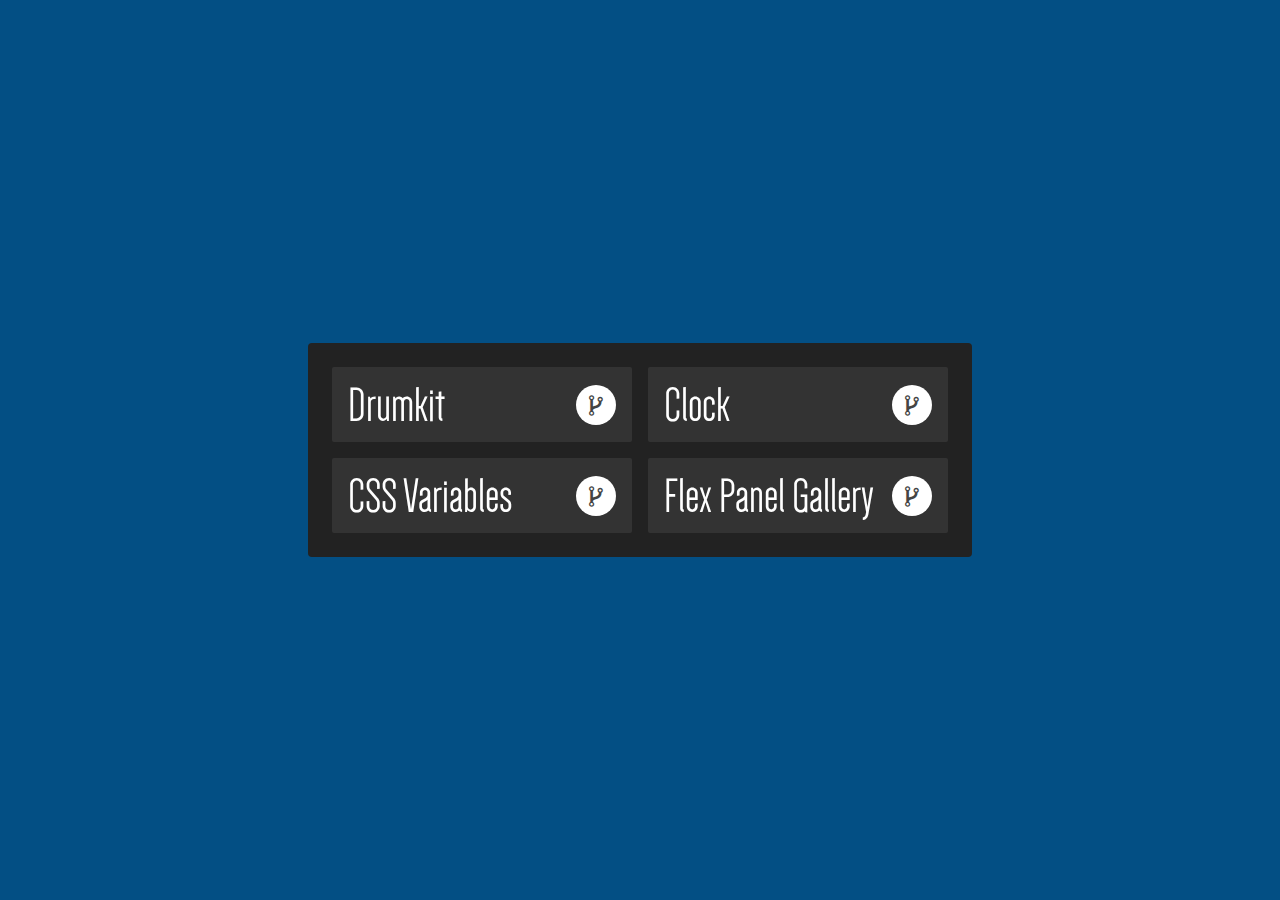
<file: index.html>
<!DOCTYPE html>
<html>
  <head>
    <meta charset="utf-8">
    <title></title>
    <link rel="stylesheet" href="https://cdnjs.cloudflare.com/ajax/libs/font-awesome/4.7.0/css/font-awesome.min.css">
    <link rel="stylesheet" href="./style.css">
  </head>
  <body>
    <div class="main-wrap">
      <div class="wrap-row">
        <div class="project-wrap">
          <a class="site-link" href="./01_JSDrumKit/index.html">Drumkit</a>
          <a class="fa fa-code-fork code-link" target="_blank" href="https://github.com/JWLD/javascript30/tree/master/01_JSDrumKit"></a>
        </div>

        <div class="project-wrap">
          <a class="site-link" href="./02_Clock/index.html">Clock</a>
          <a class="fa fa-code-fork code-link" target="_blank" href="https://github.com/JWLD/javascript30/tree/master/02_Clock"></a>
        </div>
      </div>

      <div class="wrap-row">
        <div class="project-wrap">
          <a class="site-link" href="./03_CSSVariables/index.html">CSS Variables</a>
          <a class="fa fa-code-fork code-link" target="_blank" href="https://github.com/JWLD/javascript30/tree/master/03_CSSVariables"></a>
        </div>

        <div class="project-wrap">
          <a class="site-link" href="./05_FlexPanelGallery/index.html">Flex Panel Gallery</a>
          <a class="fa fa-code-fork code-link" target="_blank" href="https://github.com/JWLD/javascript30/tree/master/05_FlexPanelGallery"></a>
        </div>
      </div>
    </div>
  </body>
</html>
</file>
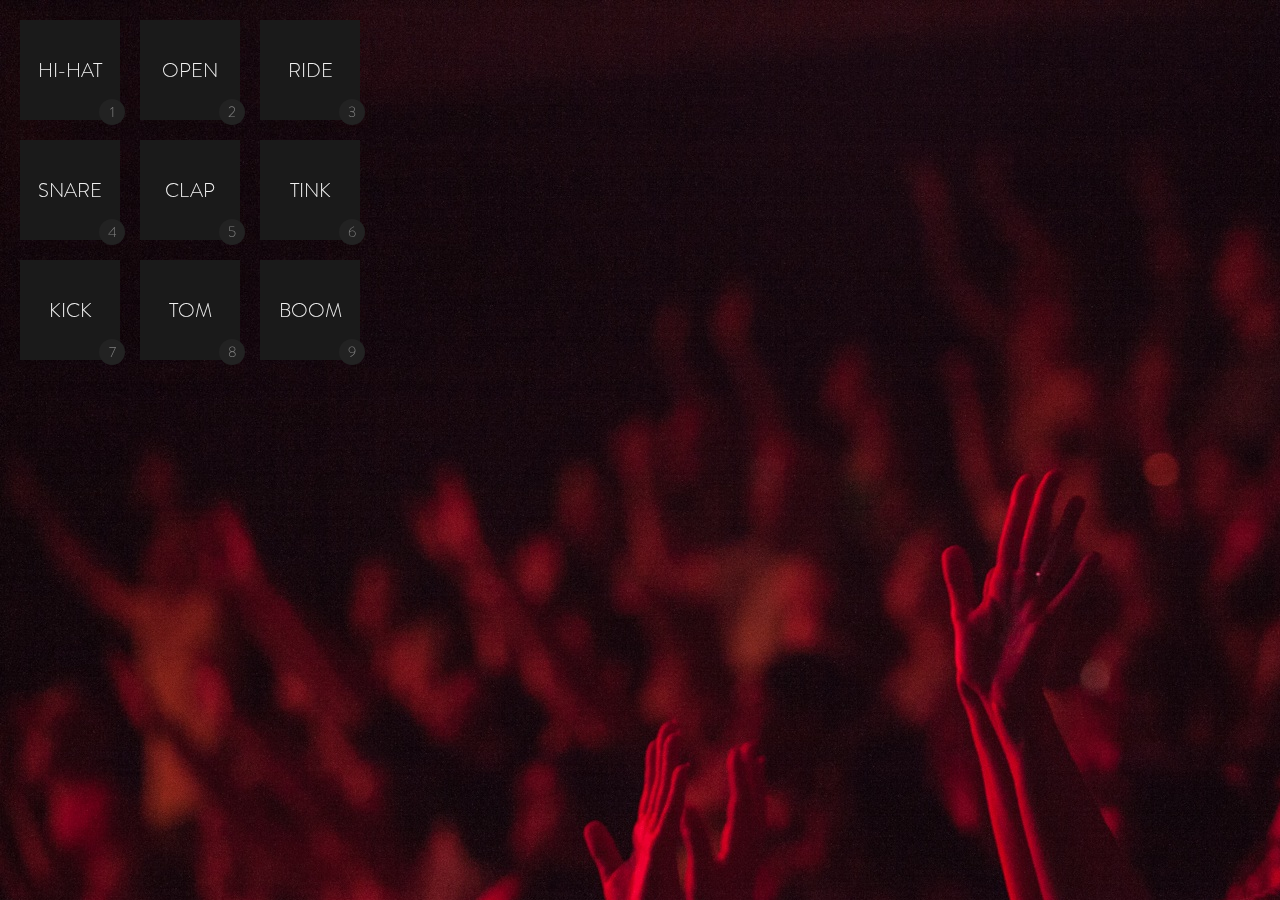
<file: 01_JSDrumKit/index.html>
<!DOCTYPE html>

<head>
    <title>JavaScript Drum Kit</title>
    <link rel="stylesheet" href="style.css">
</head>

<body>
    <div id="drumWrap">
        <div>
            <div data-key="49" class="drum">hi-hat<kbd>1</kbd></div>
            <div data-key="50" class="drum">open<kbd>2</kbd></div>
            <div data-key="51" class="drum">ride<kbd>3</kbd></div>
        </div>
        <div>
            <div data-key="52" class="drum">snare<kbd>4</kbd></div>
            <div data-key="53" class="drum">clap<kbd>5</kbd></div>
            <div data-key="54" class="drum">tink<kbd>6</kbd></div>
        </div>
        <div>
            <div data-key="55" class="drum">kick<kbd>7</kbd></div>
            <div data-key="56" class="drum">tom<kbd>8</kbd></div>
            <div data-key="57" class="drum">boom<kbd>9</kbd></div>
        </div>
    </div>
</body>

<audio data-key="49" src="sounds/hihat.wav"></audio>
<audio data-key="50" src="sounds/openhat.wav"></audio>
<audio data-key="51" src="sounds/ride.wav"></audio>
<audio data-key="52" src="sounds/snare.wav"></audio>
<audio data-key="53" src="sounds/clap.wav"></audio>
<audio data-key="54" src="sounds/tink.wav"></audio>
<audio data-key="55" src="sounds/kick.wav"></audio>
<audio data-key="56" src="sounds/tom.wav"></audio>
<audio data-key="57" src="sounds/boom.wav"></audio>

<script>
    function playSound(e) {
        // select relevant elements using template literals
        const audio = document.querySelector(`audio[data-key="${e.keyCode}"]`);
        const drum = document.querySelector(`.drum[data-key="${e.keyCode}"]`);

        // play audio
        if (!audio) return;
        audio.currentTime = 0;
        audio.play();

        // add css class to drum
        drum.classList.add('playing');
    }

    // remove class from drum
    function removeClass(e) {
        if (e.propertyName !== 'transform') return;
        this.classList.remove('playing');
    }

    // keydown event listener
    window.addEventListener('keydown', playSound);

    // end of transition event listener
    const drums = document.querySelectorAll('.drum');
    drums.forEach(key => key.addEventListener('transitionend', removeClass));
</script>
</file>
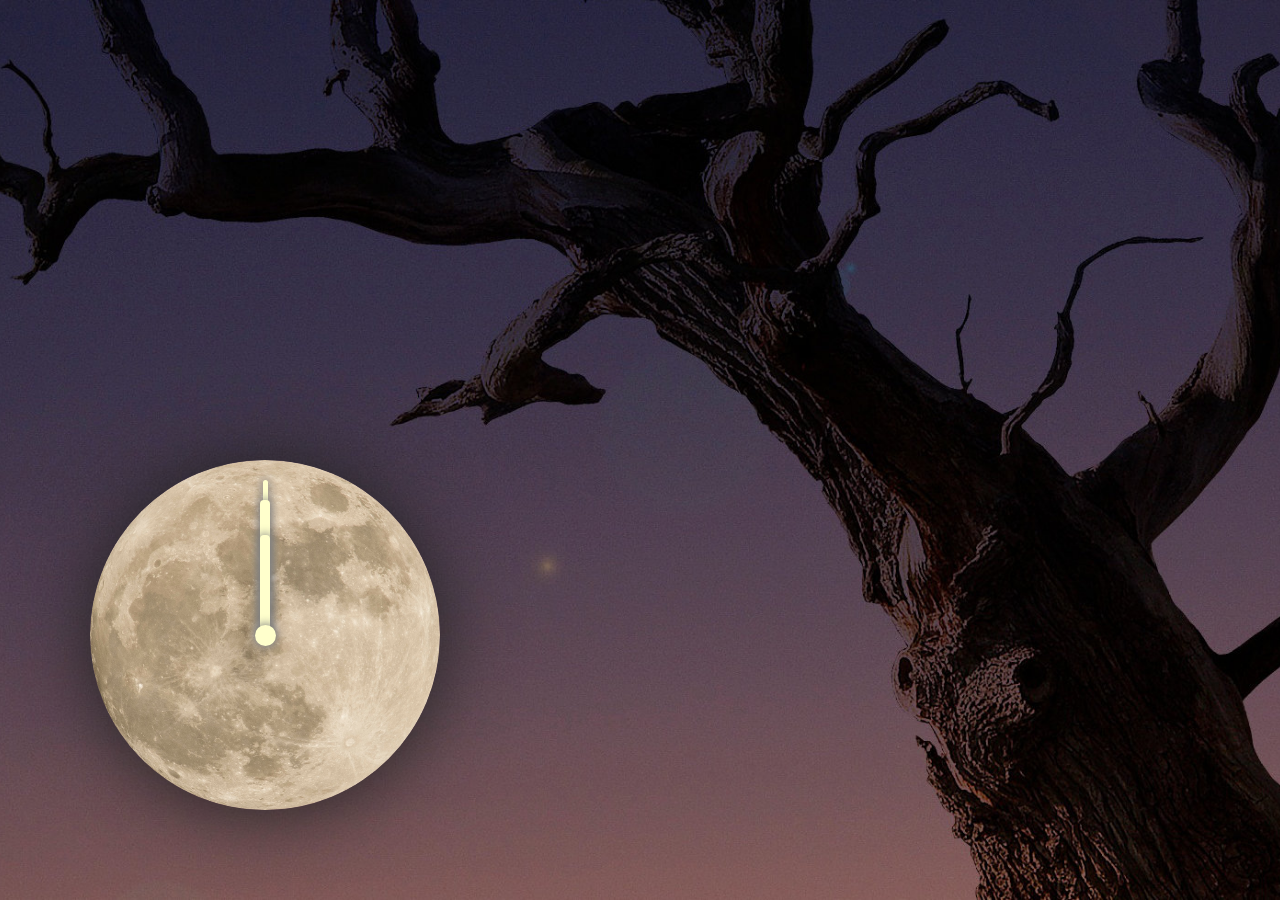
<file: 02_Clock/index.html>
<!DOCTYPE html>

<head>
    <title>CSS + JS Clock</title>
    <link rel="stylesheet" href="style.css">
</head>

<body>
    <div id="clockFace">
        <div class="hand seconds"></div>
        <div class="hand minutes"></div>
        <div class="hand hours"></div>
        <div id="pivotPoint"></div>
    </div>
</body>

<script>
    const secondHand = document.querySelector('.hand.seconds');
    const minuteHand = document.querySelector('.hand.minutes');
    const hourHand = document.querySelector('.hand.hours');

    function setTime() {
        const now = new Date();

        // set second hand
        const seconds = now.getSeconds();
        const secondsDegrees = ((seconds / 60) * 360) + 90;
        secondHand.style.transform = `rotate(${secondsDegrees}deg)`;

        // set minute hand
        const minutes = now.getMinutes();
        const minutesDegrees = ((minutes / 60) * 360) + 90;
        minuteHand.style.transform = `rotate(${minutesDegrees}deg)`;

        // set minute hand
        const hours = now.getHours();
        const hoursDegrees = ((hours / 12) * 360) + 90;
        hourHand.style.transform = `rotate(${hoursDegrees}deg)`;
    }

    // run every second
    setInterval(setTime, 1000);
</script>
</file>
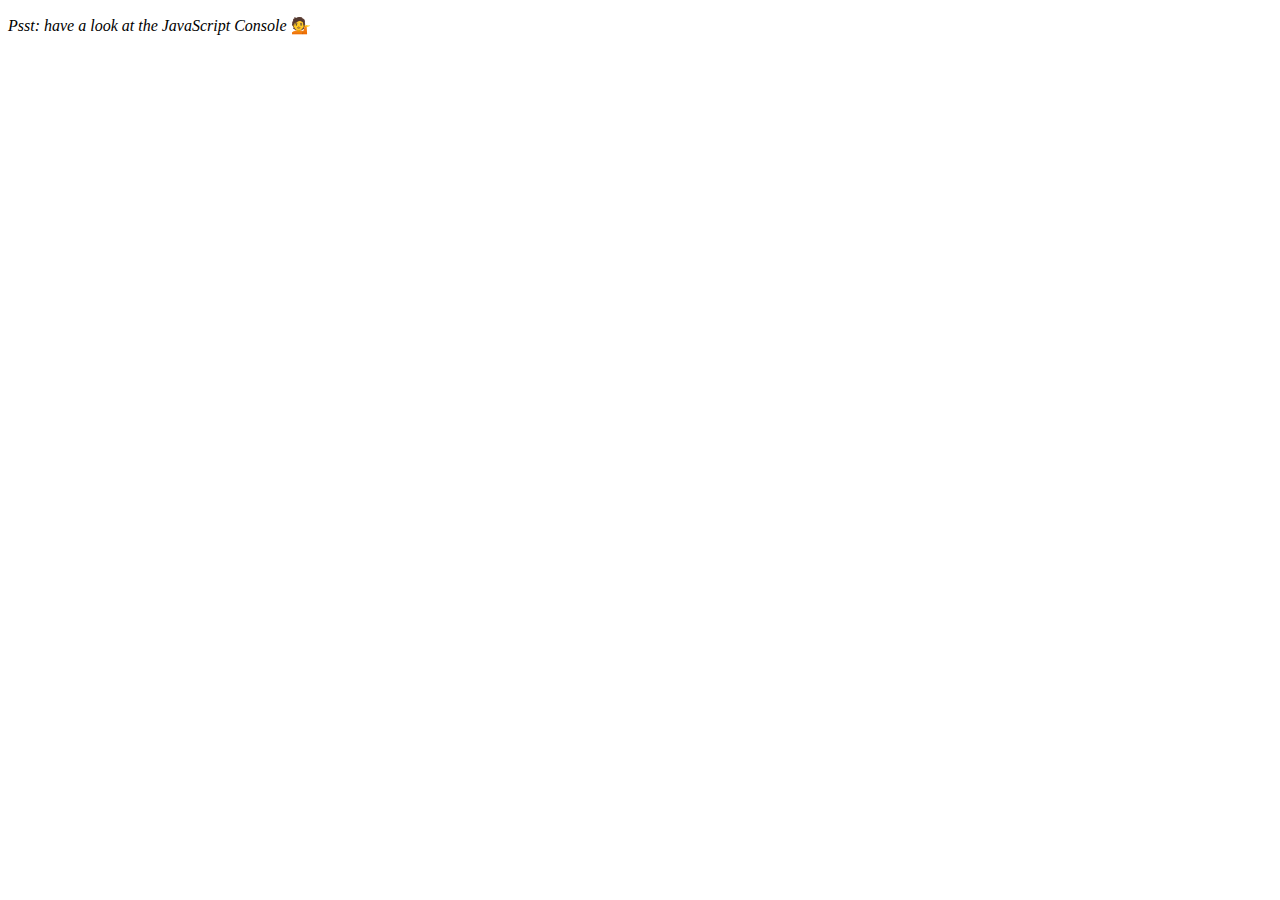
<file: 04_ArrayCardioDay1/index.html>
<!DOCTYPE html>
<html lang="en">
<head>
  <meta charset="UTF-8">
  <title>Array Cardio 💪</title>
</head>
<body>
  <p><em>Psst: have a look at the JavaScript Console</em> 💁</p>
  <script>
    // Get your shorts on - this is an array workout!
    // ## Array Cardio Day 1

    // Some data we can work with

    const inventors = [
      { first: 'Albert', last: 'Einstein', year: 1879, passed: 1955 },
      { first: 'Isaac', last: 'Newton', year: 1643, passed: 1727 },
      { first: 'Galileo', last: 'Galilei', year: 1564, passed: 1642 },
      { first: 'Marie', last: 'Curie', year: 1867, passed: 1934 },
      { first: 'Johannes', last: 'Kepler', year: 1571, passed: 1630 },
      { first: 'Nicolaus', last: 'Copernicus', year: 1473, passed: 1543 },
      { first: 'Max', last: 'Planck', year: 1858, passed: 1947 },
      { first: 'Katherine', last: 'Blodgett', year: 1898, passed: 1979 },
      { first: 'Ada', last: 'Lovelace', year: 1815, passed: 1852 },
      { first: 'Sarah E.', last: 'Goode', year: 1855, passed: 1905 },
      { first: 'Lise', last: 'Meitner', year: 1878, passed: 1968 },
      { first: 'Hanna', last: 'Hammarström', year: 1829, passed: 1909 }
    ];

    const people = ['Beck, Glenn', 'Becker, Carl', 'Beckett, Samuel', 'Beddoes, Mick', 'Beecher, Henry', 'Beethoven, Ludwig', 'Begin, Menachem', 'Belloc, Hilaire', 'Bellow, Saul', 'Benchley, Robert', 'Benenson, Peter', 'Ben-Gurion, David', 'Benjamin, Walter', 'Benn, Tony', 'Bennington, Chester', 'Benson, Leana', 'Bent, Silas', 'Bentsen, Lloyd', 'Berger, Ric', 'Bergman, Ingmar', 'Berio, Luciano', 'Berle, Milton', 'Berlin, Irving', 'Berne, Eric', 'Bernhard, Sandra', 'Berra, Yogi', 'Berry, Halle', 'Berry, Wendell', 'Bethea, Erin', 'Bevan, Aneurin', 'Bevel, Ken', 'Biden, Joseph', 'Bierce, Ambrose', 'Biko, Steve', 'Billings, Josh', 'Biondo, Frank', 'Birrell, Augustine', 'Black, Elk', 'Blair, Robert', 'Blair, Tony', 'Blake, William'];

    // Array.prototype.filter()
    // 1. Filter the list of inventors for those who were born in the 1500's
    const fifteen = inventors.filter(inventor => inventor.year >= 1500 && inventor.year < 1600);
    console.table(fifteen);

    // Array.prototype.map()
    // 2. Give us an array of the inventors' first and last names
    const fullNames = inventors.map(inventor => `${inventor.first} ${inventor.last}`);
    console.log(fullNames);

    // Array.prototype.sort()
    // 3. Sort the inventors by birthdate, oldest to youngest
    const ordered = inventors.sort((a, b) => a.year > b.year ? 1 : -1);
    console.table(ordered);

    // Array.prototype.reduce()
    // 4. How many years did all the inventors live?
    const totalYears = inventors.reduce((total, inventor) => {
      return total + inventor.passed - inventor.year;
    }, 0);
    console.log(totalYears);

    // 5. Sort the inventors by years lived
    const oldest = inventors.sort((a, b) => {
      const lastGuy = a.passed - a.year;
      const nextGuy = b.passed - b.year;
      return lastGuy > nextGuy ? -1 : 1;
    });
    console.table(oldest);

    // 6. create a list of Boulevards in Paris that contain 'de' anywhere in the name
    // https://en.wikipedia.org/wiki/Category:Boulevards_in_Paris
    // const links = Array.from(document.querySelectorAll('.mw-category a'));
    // const de = links
    //   .map(link => link.textContent)
    //   .filter(streetName => streetName.includes('de'));

    // 7. sort Exercise
    // Sort the people alphabetically by last name
    const alpha = people.sort((lastOne, nextOne) => {
      const [aLast, aFirst] = lastOne.split(', ');
      const [bLast, bFirst] = nextOne.split(', ');
      return aLast > bLast ? 1 : -1;
    });
    console.log(alpha);

    // 8. Reduce Exercise
    // Sum up the instances of each of these
    const data = ['car', 'car', 'truck', 'truck', 'bike', 'walk', 'car', 'van', 'bike', 'walk', 'car', 'van', 'car', 'truck' ];

    const transportation = data.reduce((obj, item) => {
      if (!obj[item]) {
        obj[item] = 0;
      }
      obj[item]++;
      return obj;
    }, {});
    console.log(transportation);

  </script>
</body>
</html>
</file>
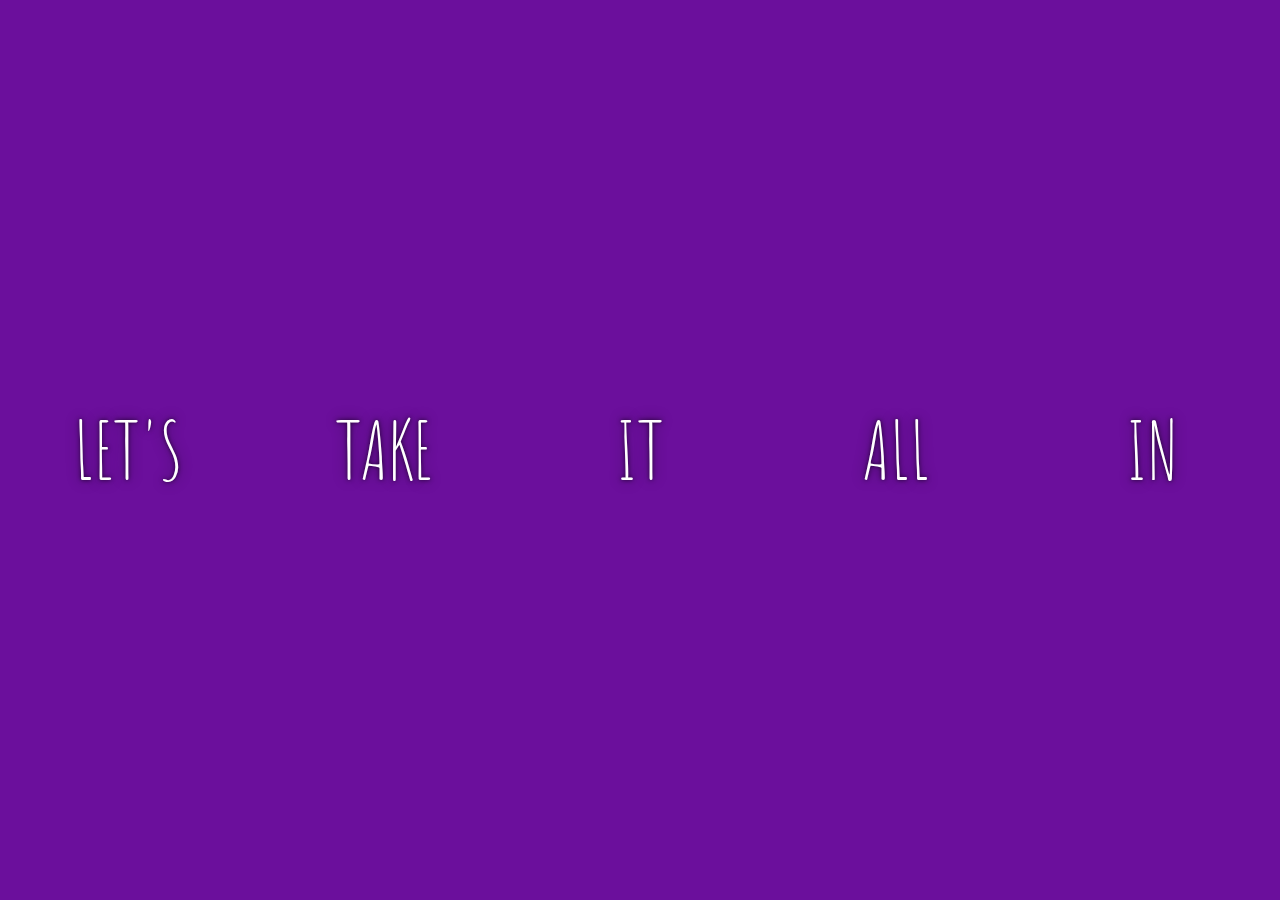
<file: 05_FlexPanelGallery/index.html>
<!DOCTYPE html>

<html lang="en">

<head>
  <meta charset="UTF-8">
  <title>Flex Panels 💪</title>
  <link href="https://fonts.googleapis.com/css?family=Amatic+SC" rel="stylesheet" type="text/css">
  <link rel="stylesheet" href="./style.css">
</head>

<body>
  <div class="panels">
    <div class="panel panel1">
      <p>Hey</p>
      <p>Let's</p>
      <p>Dance</p>
    </div>
    <div class="panel panel2">
      <p>Give</p>
      <p>Take</p>
      <p>Receive</p>
    </div>
    <div class="panel panel3">
      <p>Experience</p>
      <p>It</p>
      <p>Today</p>
    </div>
    <div class="panel panel4">
      <p>Give</p>
      <p>All</p>
      <p>You Can</p>
    </div>
    <div class="panel panel5">
      <p>Life</p>
      <p>In</p>
      <p>Motion</p>
    </div>
  </div>
</body>

<script>
  const panels = document.querySelectorAll('.panel');

  function toggleOpen() {
    this.classList.toggle('open');
  }

  function toggleActive(e) {
    if (e.propertyName.includes('flex')) {
      this.classList.toggle('open-active');
    }
  }

  panels.forEach(panel => panel.addEventListener('click', toggleOpen));
  panels.forEach(panel => panel.addEventListener('transitionend', toggleActive));
</script>

</html>
</file>
<file: style.css>
body, div, a, span, .code-link {
  border: 0;
  margin: 0;
  padding: 0;
  box-sizing: border-box;
  display: flex;
  justify-content: center;
  align-items: center;
}

a {
  text-decoration: none;
}

a:hover {
  cursor: pointer;
}

body {
  background-color: #034f84;
  min-height: 100vh;
  padding: 32px;
}

.main-wrap {
  background-color: #222;
  padding: 16px;
  border-radius: 4px;
  flex-wrap: wrap;
  flex-direction: column;
}

.project-wrap {
  position: relative;
  margin: 8px;
}

.site-link {
  color: white;
  font: 50px Dense;
  padding: 16px;
  width: 300px;
  height: 75px;
  background-color: #333;
  border-radius: 2px;
  justify-content: flex-start;
}

.site-link:hover {
  background-color: #444;
}

.code-link {
  color: #444;
  position: absolute;
  right: 16px;
  font-size: 24px;
  background-color: white;
  height: 40px;
  width: 40px;
  border-radius: 100%;
}

.code-link:hover {
  color: tomato;
}

span {
  position: absolute;
  top: -4px;
  left: -4px;
  background-color: #444;
  width: 35px;
  height: 35px;
  border-radius: 100%;
  font-size: 24px;
}

@font-face {
  font-family: 'Dense';
  src: url('./dense.otf');
}
</file>
<file: 01_JSDrumKit/style.css>
* {
    margin: 0;
    padding: 0;
    border: 0;
}

body, div, kbd {
    display: flex;
    justify-content: center;
    align-items: center;
}

body {
    background-image: url('pics/crowd.jpg');
}

#drumWrap {
    flex-direction: column;
    position: fixed;
    top: 0;
    left: 0;
    padding: 10px;
}

.drum {
    position: relative;
    height: 100px;
    width: 100px;
    margin: 10px;
    background-color: #1a1a1a;
    color: #f2f2f2;
    font: 20px BrandL;
    text-transform: uppercase;
    text-align: center;
    transition: transform 0.2s;
}

.drum kbd {
    position: absolute;
    bottom: -5px;
    right: -5px;
    height: 26px;
    width: 26px;
    border-radius: 100%;
    background-color: #222;
    color: gray;
    font: 15px BrandL;
}

.playing {
    color: #f66;
    font-size: 22px;
    transform: rotate(2deg);
}

@font-face {
    font-family: 'BrandL';
    src: url('fonts/brandon_light.otf');
}
</file>
<file: 02_Clock/style.css>
* {
    margin: 0;
    padding: 0;
    border: 0;
}

body, div, kbd {
    display: flex;
    justify-content: center;
    align-items: center;
}

body {
    min-height: 100vh;
    min-width: 100vw;
    background-image: url('pics/slice1.jpg');
    background-size: cover;
    background-position: center;
    background-repeat: no-repeat;
}

#clockFace {
    position: fixed;
    bottom: 0;
    left: 0;
    height: 350px;
    width: 350px;
    margin: 10vmin;
    border-radius: 100%;
    background-image: url('pics/moon.png');
    background-size: cover;
    box-shadow: 0 0 75px #222;
}

#pivotPoint {
    z-index: 1;
    height: 6%;
    width: 6%;
    border-radius: 100%;
    background-color: #ffc;
    box-shadow: 0 0 10px 1px gray;
}

.hand {
    position: absolute;
    top: 50%;
    right: 50%;
    transform-origin: right center;
    width: 45%;
    height: 10px;
    border-radius: 4px;
    background-color: #ffc;
    transform: rotate(90deg);
    box-shadow: 0 0 10px 1px gray;
    transition: 0.15s;
}

.hand.seconds {
    height: 5px;
}

.hand.minutes {
    width: 40%;
}

.hand.hours {
    width: 30%;
}

@font-face {
    font-family: 'BrandL';
    src: url('fonts/brandon_light.otf');
}
</file>
<file: 05_FlexPanelGallery/style.css>
html {
  box-sizing: border-box;
  background: #ffc600;
  font-family:'helvetica neue';
  font-size: 20px;
  font-weight: 200;
}

body {
  margin: 0;
}

*, *:before, *:after {
  box-sizing: inherit;
}

.panels {
  min-height: 100vh;
  overflow: hidden;
  display: flex;
}

.panel {
  background: #6B0F9C;
  color: white;
  text-align: center;
  align-items: center;
  /* Safari transitionend event.propertyName === flex */
  /* Chrome + FF transitionend event.propertyName === flex-grow */
  transition:
    font-size 0.7s cubic-bezier(0.61,-0.19, 0.7,-0.11),
    flex 0.7s cubic-bezier(0.61,-0.19, 0.7,-0.11),
    background 0.2s;
  font-size: 20px;
  background-size: cover;
  background-position: center;
  flex: 1;
  display: flex;
  justify-content: center;
  align-items: center;
  flex-direction: column;
}

.panel1 {
  background-image: url(https://source.unsplash.com/gYl-UtwNg_I/1500x1500);
}

.panel2 {
  background-image: url(https://source.unsplash.com/rFKUFzjPYiQ/1500x1500);
}

.panel3 {
  background-image: url(https://images.unsplash.com/photo-1465188162913-8fb5709d6d57?ixlib=rb-0.3.5&q=80&fm=jpg&crop=faces&cs=tinysrgb&w=1500&h=1500&fit=crop&s=967e8a713a4e395260793fc8c802901d);
}

.panel4 {
  background-image: url(https://source.unsplash.com/ITjiVXcwVng/1500x1500);
}

.panel5 {
  background-image: url(https://source.unsplash.com/3MNzGlQM7qs/1500x1500);
}

/* Flex Items */

.panel > * {
  margin: 0;
  width: 100%;
  transition: transform 0.5s;
  flex: 1 0 auto;
  display: flex;
  justify-content: center;
  align-items: center;
}

.panel > *:first-child {
  transform: translateY(-100%);
}

.panel.open-active > *:first-child {
  transform: translateY(0);
}

.panel >*:last-child {
  transform: translateY(100%);
}

.panel.open-active >*:last-child {
  transform: translateY(0);
}

.panel p {
  text-transform: uppercase;
  font-family: 'Amatic SC', cursive;
  text-shadow: 0 0 4px rgba(0, 0, 0, 0.72), 0 0 14px rgba(0, 0, 0, 0.45);
  font-size: 2em;
}

.panel p:nth-child(2) {
  font-size: 4em;
}

.panel.open {
  font-size: 40px;
  flex: 5;
}
</file>
